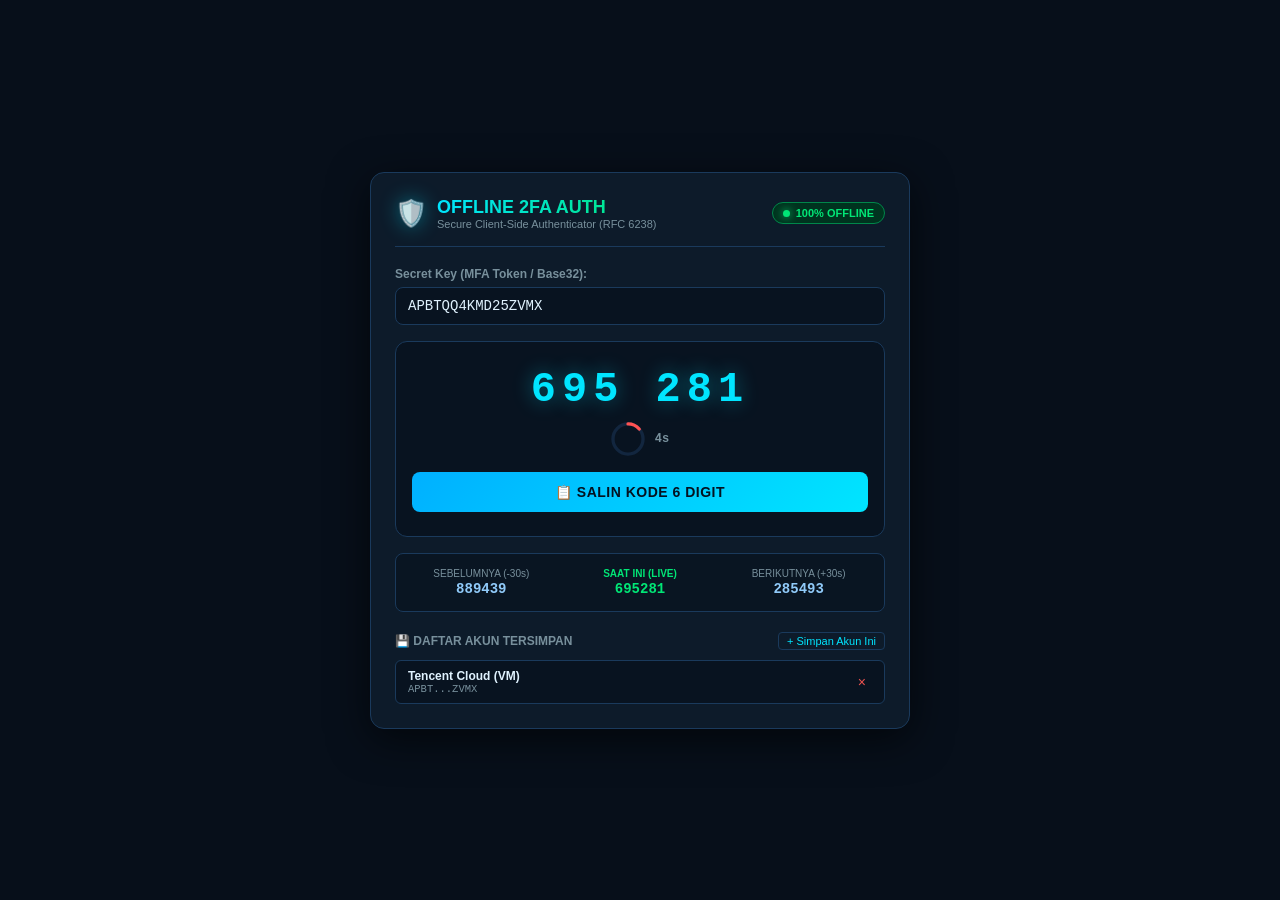
<file: static/2fa.html>
<!DOCTYPE html>
<html lang="id">
<head>
    <meta charset="UTF-8">
    <meta name="viewport" content="width=device-width, initial-scale=1.0">
    <title>⚡ Offline 2FA Authenticator — Cyberpunk Edition</title>
    <style>
        :root {
            --bg-dark: #070f1a;
            --bg-card: #0d1b2a;
            --bg-card-hover: #112338;
            --bg-input: #081320;
            --border-color: #1a3a5c;
            --cyan: #00e5ff;
            --green: #00e676;
            --amber: #ffd600;
            --red: #ff5252;
            --text-primary: #e0f2fe;
            --text-muted: #78909c;
            --font-mono: 'Consolas', 'Fira Code', 'Courier New', monospace;
            --font-sans: -apple-system, BlinkMacSystemFont, "Segoe UI", Roboto, sans-serif;
        }

        * {
            box-sizing: border-box;
            margin: 0;
            padding: 0;
        }

        body {
            background-color: var(--bg-dark);
            color: var(--text-primary);
            font-family: var(--font-sans);
            min-height: 100vh;
            display: flex;
            align-items: center;
            justify-content: center;
            padding: 16px;
        }

        .container {
            width: 100%;
            max-width: 540px;
            background: var(--bg-card);
            border: 1px solid var(--border-color);
            border-radius: 14px;
            padding: 24px;
            box-shadow: 0 10px 40px rgba(0, 0, 0, 0.6);
        }

        .header {
            display: flex;
            align-items: center;
            justify-content: space-between;
            border-bottom: 1px solid var(--border-color);
            padding-bottom: 16px;
            margin-bottom: 20px;
        }

        .brand {
            display: flex;
            align-items: center;
            gap: 10px;
        }

        .logo-icon {
            font-size: 26px;
            filter: drop-shadow(0 0 10px rgba(0, 229, 255, 0.4));
        }

        .title {
            font-size: 18px;
            font-weight: 800;
            background: linear-gradient(90deg, #00e5ff, #00e676);
            -webkit-background-clip: text;
            -webkit-text-fill-color: transparent;
        }

        .subtitle {
            font-size: 11px;
            color: var(--text-muted);
        }

        .badge-offline {
            background: #00331f;
            border: 1px solid #00874a;
            color: var(--green);
            padding: 4px 10px;
            border-radius: 20px;
            font-size: 11px;
            font-weight: 700;
            display: flex;
            align-items: center;
            gap: 6px;
        }

        .pulse-dot {
            width: 7px;
            height: 7px;
            border-radius: 50%;
            background: var(--green);
            box-shadow: 0 0 8px var(--green);
        }

        /* INPUT CARD */
        .input-group {
            margin-bottom: 16px;
        }

        label {
            display: block;
            font-size: 12px;
            font-weight: 600;
            color: var(--text-muted);
            margin-bottom: 6px;
        }

        .input-text {
            width: 100%;
            background: var(--bg-input);
            border: 1px solid var(--border-color);
            border-radius: 8px;
            padding: 10px 12px;
            color: var(--text-primary);
            font-family: var(--font-mono);
            font-size: 14px;
            outline: none;
            transition: all 0.2s;
        }

        .input-text:focus {
            border-color: var(--cyan);
            box-shadow: 0 0 10px rgba(0, 229, 255, 0.2);
        }

        .sanitizer-box {
            display: none;
            background: rgba(255, 214, 0, 0.08);
            border: 1px solid rgba(255, 214, 0, 0.4);
            border-radius: 8px;
            padding: 10px 12px;
            margin-top: 8px;
            font-size: 11.5px;
            color: var(--amber);
        }

        .btn-autofix {
            background: #4d3a00;
            border: 1px solid #ffc107;
            color: #fff;
            padding: 3px 8px;
            border-radius: 4px;
            cursor: pointer;
            font-size: 11px;
            margin-top: 6px;
            display: inline-block;
        }

        /* CODE DISPLAY BOX */
        .code-box {
            background: var(--bg-input);
            border: 1px solid var(--border-color);
            border-radius: 12px;
            padding: 24px 16px;
            text-align: center;
            position: relative;
            margin-bottom: 16px;
        }

        .code-display {
            font-family: var(--font-mono);
            font-size: 42px;
            font-weight: 900;
            letter-spacing: 6px;
            color: var(--cyan);
            text-shadow: 0 0 20px rgba(0, 229, 255, 0.4);
            user-select: all;
            margin-bottom: 8px;
        }

        .code-display.invalid {
            font-size: 20px;
            color: var(--text-muted);
            letter-spacing: 1px;
        }

        /* CIRCULAR TIMER */
        .timer-container {
            display: flex;
            align-items: center;
            justify-content: center;
            gap: 10px;
            margin-bottom: 16px;
        }

        .svg-timer {
            transform: rotate(-90deg);
        }

        .circle-bg {
            fill: none;
            stroke: #12263f;
            stroke-width: 3.5;
        }

        .circle-bar {
            fill: none;
            stroke: var(--cyan);
            stroke-width: 3.5;
            stroke-linecap: round;
            stroke-dasharray: 100;
            stroke-dashoffset: 0;
            transition: stroke-dashoffset 0.8s linear, stroke 0.3s;
        }

        .timer-text {
            font-size: 12px;
            font-weight: 700;
            font-family: var(--font-mono);
            color: var(--text-muted);
        }

        /* COPY BUTTON */
        .btn-copy {
            width: 100%;
            background: linear-gradient(135deg, #00b0ff 0%, #00e5ff 100%);
            border: none;
            color: #041221;
            padding: 12px;
            border-radius: 8px;
            font-size: 14px;
            font-weight: 800;
            letter-spacing: 0.5px;
            cursor: pointer;
            display: flex;
            align-items: center;
            justify-content: center;
            gap: 8px;
            transition: all 0.2s;
        }

        .btn-copy:hover {
            box-shadow: 0 4px 20px rgba(0, 229, 255, 0.4);
            transform: translateY(-1px);
        }

        .btn-copy:active {
            transform: translateY(0);
        }

        /* TIMELINE (PREV, NOW, NEXT) */
        .timeline-box {
            display: grid;
            grid-template-columns: 1fr 1fr 1fr;
            gap: 8px;
            background: #091522;
            border: 1px solid var(--border-color);
            border-radius: 8px;
            padding: 10px;
            margin-top: 16px;
            text-align: center;
        }

        .timeline-item {
            padding: 4px;
        }

        .timeline-label {
            font-size: 10px;
            color: var(--text-muted);
            margin-bottom: 2px;
        }

        .timeline-val {
            font-family: var(--font-mono);
            font-size: 14px;
            font-weight: bold;
            color: #90caf9;
        }

        .timeline-val.active {
            color: var(--green);
        }

        /* ACCOUNTS PRESETS */
        .accounts-header {
            display: flex;
            justify-content: space-between;
            align-items: center;
            margin-top: 20px;
            margin-bottom: 10px;
        }

        .accounts-title {
            font-size: 12px;
            font-weight: 700;
            color: var(--text-muted);
        }

        .accounts-list {
            display: flex;
            flex-direction: column;
            gap: 6px;
            max-height: 180px;
            overflow-y: auto;
        }

        .account-chip {
            background: var(--bg-input);
            border: 1px solid var(--border-color);
            border-radius: 6px;
            padding: 8px 12px;
            display: flex;
            justify-content: space-between;
            align-items: center;
            cursor: pointer;
            transition: all 0.15s;
        }

        .account-chip:hover {
            background: var(--bg-card-hover);
            border-color: var(--cyan);
        }

        .account-name {
            font-size: 12px;
            font-weight: 700;
            color: #e0f2fe;
        }

        .account-sub {
            font-size: 10.5px;
            color: var(--text-muted);
            font-family: var(--font-mono);
        }

        .btn-del {
            background: transparent;
            border: none;
            color: #ef5350;
            cursor: pointer;
            font-size: 14px;
            padding: 2px 6px;
        }

        /* TOAST */
        .toast {
            position: fixed;
            bottom: 24px;
            left: 50%;
            transform: translateX(-50%);
            background: #00e5ff;
            color: #041221;
            padding: 8px 18px;
            border-radius: 20px;
            font-weight: 800;
            font-size: 13px;
            box-shadow: 0 4px 25px rgba(0, 229, 255, 0.5);
            display: none;
            z-index: 999;
        }
    </style>
</head>
<body>
    <div class="container">
        <!-- HEADER -->
        <div class="header">
            <div class="brand">
                <span class="logo-icon">🛡️</span>
                <div>
                    <h1 class="title">OFFLINE 2FA AUTH</h1>
                    <p class="subtitle">Secure Client-Side Authenticator (RFC 6238)</p>
                </div>
            </div>
            <div class="badge-offline">
                <span class="pulse-dot"></span>
                <span>100% OFFLINE</span>
            </div>
        </div>

        <!-- INPUT SECRET KEY -->
        <div class="input-group">
            <label for="inp-secret">Secret Key (MFA Token / Base32):</label>
            <input type="text" id="inp-secret" class="input-text" placeholder="Contoh: APBTQQ4KMD25ZVMX" value="APBTQQ4KMD25ZVMX" autocomplete="off" spellcheck="false">

            <!-- SANITIZER ALERT -->
            <div id="sanitizer-box" class="sanitizer-box">
                <span id="sanitizer-msg">⚠️ Terdeteksi karakter non-standar.</span>
                <br>
                <button type="button" id="btn-fix-secret" class="btn-autofix">🔧 Perbaiki Kunci Otomatis</button>
            </div>
        </div>

        <!-- BIG 6-DIGIT DISPLAY -->
        <div class="code-box">
            <div id="code-val" class="code-display">------</div>

            <div class="timer-container">
                <svg class="svg-timer" width="34" height="34" viewBox="0 0 36 36">
                    <circle class="circle-bg" cx="18" cy="18" r="15.9155"></circle>
                    <circle id="circle-bar" class="circle-bar" cx="18" cy="18" r="15.9155"></circle>
                </svg>
                <span id="timer-txt" class="timer-text">30s</span>
            </div>

            <button type="button" id="btn-copy" class="btn-copy">
                <span>📋 SALIN KODE 6 DIGIT</span>
            </button>
        </div>

        <!-- TIMELINE (PREV, NOW, NEXT) -->
        <div class="timeline-box">
            <div class="timeline-item">
                <div class="timeline-label">SEBELUMNYA (-30s)</div>
                <div id="prev-code" class="timeline-val">------</div>
            </div>
            <div class="timeline-item">
                <div class="timeline-label" style="color: var(--green); font-weight: bold;">SAAT INI (LIVE)</div>
                <div id="now-code" class="timeline-val active">------</div>
            </div>
            <div class="timeline-item">
                <div class="timeline-label">BERIKUTNYA (+30s)</div>
                <div id="next-code" class="timeline-val">------</div>
            </div>
        </div>

        <!-- SAVED ACCOUNTS -->
        <div class="accounts-header">
            <span class="accounts-title">💾 DAFTAR AKUN TERSIMPAN</span>
            <button type="button" id="btn-save-acc" style="background: transparent; border: 1px solid var(--border-color); color: var(--cyan); padding: 2px 8px; border-radius: 4px; font-size: 11px; cursor: pointer;">
                + Simpan Akun Ini
            </button>
        </div>
        <div id="accounts-list" class="accounts-list"></div>
    </div>

    <!-- TOAST -->
    <div id="toast" class="toast">Kode berhasil disalin!</div>

    <script>
        // ==============================================================================
        // PURE CLIENT-SIDE OFFLINE TOTP (RFC 6238)
        // ==============================================================================

        const B32_ALPHABET = "ABCDEFGHIJKLMNOPQRSTUVWXYZ234567";

        function base32Decode(base32) {
            const clean = base32.toUpperCase().replace(/[\s\-_=]+/g, "");
            let bits = "";
            for (let i = 0; i < clean.length; i++) {
                const val = B32_ALPHABET.indexOf(clean[i]);
                if (val === -1) continue;
                bits += val.toString(2).padStart(5, "0");
            }
            const bytes = new Uint8Array(Math.floor(bits.length / 8));
            for (let i = 0; i < bytes.length; i++) {
                bytes[i] = parseInt(bits.substr(i * 8, 8), 2);
            }
            return bytes;
        }

        async function computeTOTP(secret, offsetSec = 0) {
            const keyBytes = base32Decode(secret);
            if (keyBytes.length === 0) return "------";

            try {
                const cryptoKey = await window.crypto.subtle.importKey(
                    "raw",
                    keyBytes,
                    { name: "HMAC", hash: { name: "SHA-1" } },
                    false,
                    ["sign"]
                );

                const nowSec = Math.floor(Date.now() / 1000) + offsetSec;
                const counter = Math.floor(nowSec / 30);

                const buf = new ArrayBuffer(8);
                const view = new DataView(buf);
                view.setBigUint64(0, BigInt(counter), false);

                const signature = await window.crypto.subtle.sign("HMAC", cryptoKey, buf);
                const sigBytes = new Uint8Array(signature);

                const offset = sigBytes[sigBytes.length - 1] & 0x0f;
                const viewSig = new DataView(signature);
                const binary = viewSig.getUint32(offset, false) & 0x7fffffff;

                return (binary % 1000000).toString().padStart(6, "0");
            } catch (e) {
                console.error("Crypto error:", e);
                return "------";
            }
        }

        // DOM ELEMENTS
        const inpSecret = document.getElementById("inp-secret");
        const sanitizerBox = document.getElementById("sanitizer-box");
        const sanitizerMsg = document.getElementById("sanitizer-msg");
        const btnFixSecret = document.getElementById("btn-fix-secret");

        const codeVal = document.getElementById("code-val");
        const circleBar = document.getElementById("circle-bar");
        const timerTxt = document.getElementById("timer-txt");
        const btnCopy = document.getElementById("btn-copy");
        const toast = document.getElementById("toast");

        const prevCode = document.getElementById("prev-code");
        const nowCode = document.getElementById("now-code");
        const nextCode = document.getElementById("next-code");

        const accountsList = document.getElementById("accounts-list");
        const btnSaveAcc = document.getElementById("btn-save-acc");

        let currentCleanSecret = "";

        // CHECK & SANITIZE SECRET
        function sanitizeSecret(raw) {
            const trimmed = raw.trim().toUpperCase().replace(/[\s\-_]+/g, "");
            let hasInvalid = false;
            let invalidChars = [];

            for (let char of trimmed) {
                if (B32_ALPHABET.indexOf(char) === -1) {
                    hasInvalid = true;
                    if (!invalidChars.includes(char)) invalidChars.push(char);
                }
            }

            if (hasInvalid) {
                sanitizerBox.style.display = "block";
                sanitizerMsg.innerHTML = `⚠️ Kunci mengandung karakter non-standar: <strong>[ ${invalidChars.join(", ")} ]</strong>.`;
                // Check if ends with 19 or similar
                let cleaned = trimmed;
                for (let c of invalidChars) {
                    cleaned = cleaned.split(c).join("");
                }
                btnFixSecret.textContent = `🔧 Perbaiki Otomatis ➔ ${cleaned}`;
                btnFixSecret.onclick = () => {
                    inpSecret.value = cleaned;
                    updateUI();
                };
            } else {
                sanitizerBox.style.display = "none";
            }

            return trimmed;
        }

        // UPDATE UI & CALCULATE CODES
        let activeCodeRaw = "";

        async function updateUI() {
            const raw = inpSecret.value;
            const secret = sanitizeSecret(raw);
            currentCleanSecret = secret;

            if (!secret) {
                codeVal.textContent = "------";
                codeVal.classList.add("invalid");
                prevCode.textContent = "------";
                nowCode.textContent = "------";
                nextCode.textContent = "------";
                return;
            }

            codeVal.classList.remove("invalid");

            const [now, prev, next] = await Promise.all([
                computeTOTP(secret, 0),
                computeTOTP(secret, -30),
                computeTOTP(secret, 30)
            ]);

            activeCodeRaw = now;
            // Format 3 digits + space + 3 digits for readability
            if (now.length === 6) {
                codeVal.textContent = `${now.slice(0, 3)} ${now.slice(3)}`;
            } else {
                codeVal.textContent = now;
            }

            nowCode.textContent = now;
            prevCode.textContent = prev;
            nextCode.textContent = next;
        }

        // TIMER TICK LOOP
        function tick() {
            const now = Math.floor(Date.now() / 1000);
            const remaining = 30 - (now % 30);

            timerTxt.textContent = `${remaining}s`;

            const pct = (remaining / 30) * 100;
            circleBar.style.strokeDashoffset = (100 - pct);

            if (remaining <= 5) {
                circleBar.style.stroke = "var(--red)";
            } else if (remaining <= 10) {
                circleBar.style.stroke = "var(--amber)";
            } else {
                circleBar.style.stroke = "var(--cyan)";
            }

            // At interval rollover (30s)
            if (remaining === 30 || remaining === 29) {
                updateUI();
            }
        }

        setInterval(tick, 1000);
        tick();

        inpSecret.addEventListener("input", updateUI);

        // COPY FUNCTION
        btnCopy.addEventListener("click", () => {
            if (!activeCodeRaw || activeCodeRaw === "------") return;
            navigator.clipboard.writeText(activeCodeRaw).then(() => {
                toast.textContent = `✅ Kode ${activeCodeRaw} tersalin!`;
                toast.style.display = "block";
                setTimeout(() => toast.style.display = "none", 2200);
            });
        });

        // LOCAL STORAGE ACCOUNTS
        const STORAGE_KEY = "offline_2fa_accounts_v1";

        function getSavedAccounts() {
            try {
                return JSON.parse(localStorage.getItem(STORAGE_KEY)) || [];
            } catch {
                return [];
            }
        }

        function saveAccounts(accs) {
            localStorage.setItem(STORAGE_KEY, JSON.stringify(accs));
            renderAccounts();
        }

        function renderAccounts() {
            let accs = getSavedAccounts();
            if (accs.length === 0) {
                // Preset default account
                accs = [
                    { name: "Tencent Cloud (VM)", key: "APBTQQ4KMD25ZVMX" }
                ];
                localStorage.setItem(STORAGE_KEY, JSON.stringify(accs));
            }

            accountsList.innerHTML = "";
            accs.forEach((acc, i) => {
                const el = document.createElement("div");
                el.className = "account-chip";
                el.innerHTML = `
                    <div>
                        <div class="account-name">${acc.name}</div>
                        <div class="account-sub">${acc.key.slice(0, 4)}...${acc.key.slice(-4)}</div>
                    </div>
                    <div>
                        <button type="button" class="btn-del" title="Hapus Akun">&times;</button>
                    </div>
                `;

                el.addEventListener("click", (e) => {
                    if (e.target.classList.contains("btn-del")) {
                        e.stopPropagation();
                        if (confirm(`Hapus akun "${acc.name}"?`)) {
                            accs.splice(i, 1);
                            saveAccounts(accs);
                        }
                        return;
                    }
                    inpSecret.value = acc.key;
                    updateUI();
                });

                accountsList.appendChild(el);
            });
        }

        btnSaveAcc.addEventListener("click", () => {
            const key = inpSecret.value.trim().toUpperCase().replace(/[\s\-_=]+/g, "");
            if (!key) return alert("Kunci rahasia kosong!");
            const name = prompt("Masukkan nama akun (contoh: Tencent Cloud, GitHub, dsb):", "Akun Saya");
            if (!name) return;

            const accs = getSavedAccounts();
            accs.push({ name: name.trim(), key: key });
            saveAccounts(accs);
        });

        // INIT
        renderAccounts();
        updateUI();
    </script>
</body>
</html>
</file>
